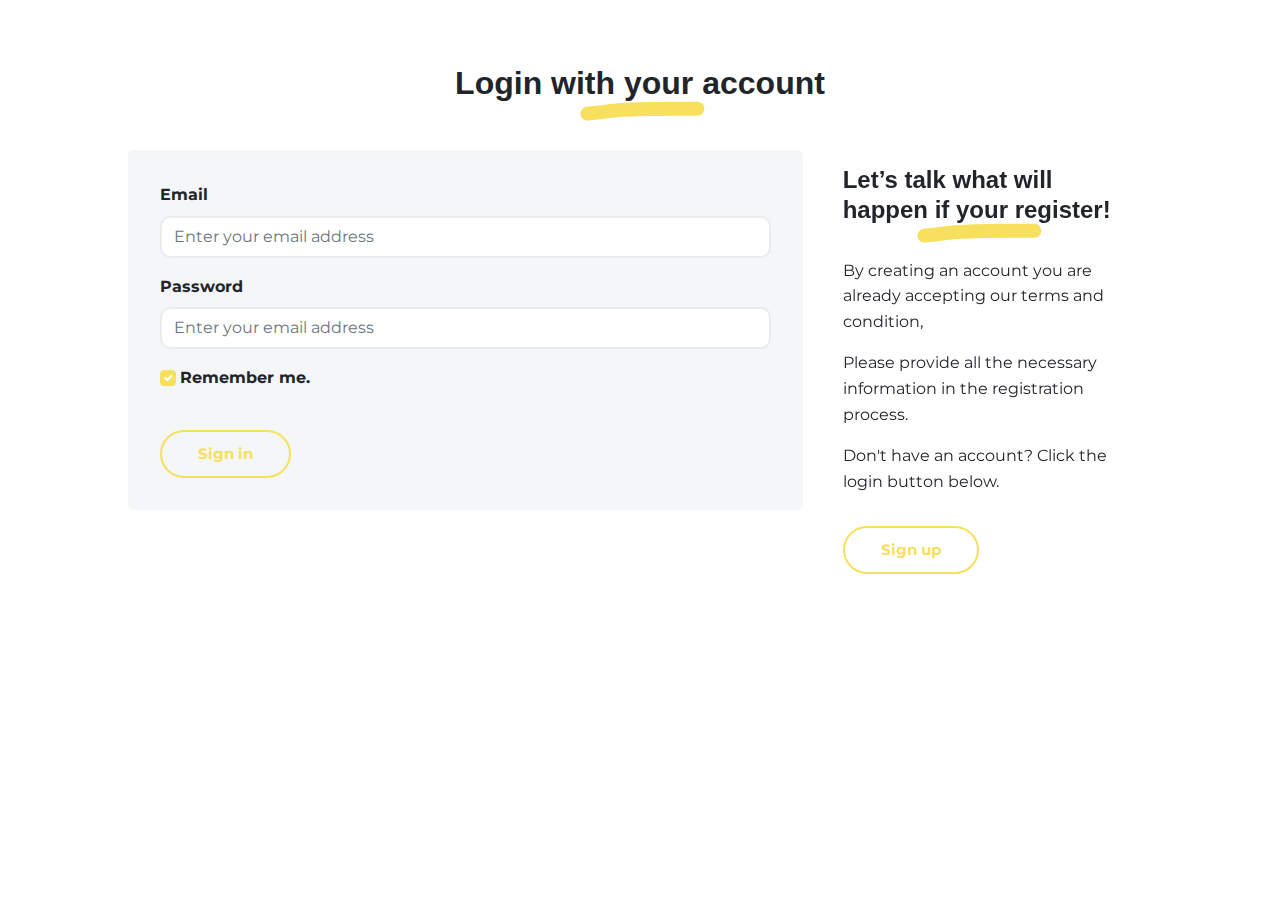
<file: login.html>
<!DOCTYPE html>
<html lang="en-US">

<head>
    <meta charset="UTF-8">
    <meta http-equiv="X-UA-Compatible" content="IE=edge">
    <meta name="viewport" content="width=device-width, initial-scale=1">
    <title>CodeVerse - Login</title>
    <link rel="preconnect" href="https://fonts.googleapis.com">
    <link rel="preconnect" href="https://fonts.gstatic.com" crossorigin>
    <link href="https://fonts.googleapis.com/css2?family=Montserrat:wght@400;500;800&display=swap" rel="stylesheet">
    <link rel="shortcut icon" href="favicon.ico" type="image/x-icon">
    <link href="./css/font-awesome/css/all.min.css?ver=1.2.0" rel="stylesheet">
    <link href="./css/bootstrap-icons/bootstrap-icons.css?ver=1.2.0" rel="stylesheet">
    <link href="./css/bootstrap.min.css?ver=1.2.0" rel="stylesheet">
    <link href="./css/aos.css?ver=1.2.0" rel="stylesheet">
    <link href="./css/main.css?ver=1.2.0" rel="stylesheet">
    <noscript>
      <style type="text/css">
        [data-aos] {
            opacity: 1 !important;
            transform: translate(0) scale(1) !important;
        }
      </style>
    </noscript>
</head>

<body id="top">
    <div class="page-content">
        <div id="content">
            <div class="section py-3 py-lg-5 px-2 px-lg-4" id="registration_page">
                <div class="container-narrow">
                    <div class="text-center mb-3">
                        <h2 class="marker marker-center">Login with your account</h2>
                    </div>
                    <div class="row">
                        <div class="col-md-8" data-aos="zoom-in" data-aos-delay="100">
                            <div class="bg-light my-2 p-3 pt-2" style="border-radius: 5px;">
                                <form action="" method="POST">
                                    <div class="form-group my-2">
                                        <label for="email" class="form-label fw-bolder">Email</label>
                                        <input class="form-control" placeholder="Enter your email address" type="email" id="email" name="_email" required>
                                    </div>
                                    <div class="form-group my-2">
                                        <label for="password" class="form-label fw-bolder">Password</label>
                                        <input class="form-control" placeholder="Enter your email address" type="password" id="password" name="_password" required>
                                    </div>

                              

                                    <div class="form-group my-2">
                                        <input type="checkbox" name="agree" id="agree" class="form-check-input" checked>
                                        <label for=" agree " class="form-label fw-bolder ml-2">Remember me.</label>
                                    </div>

                                    <button class="btn btn-outline-primary mt-2" type="submit ">Sign in</button>
                                </form>
                            </div>
                        </div>
                        <div class="col-md-4 " data-aos="fade-left " data-aos-delay="300 ">
                            <div class="mt-3 px-2">
                                <div class="h4 marker marker-center mb-3">Let’s talk what will happen if your register!</div>
                            </div>

                            <div class="mt-3 px-2">
                                <p>By creating an account you are already accepting our terms and condition,</p>
                                <p>Please provide all the necessary information in the registration process.</p>
                                <p>Don't have an account? Click the login button below.</p>

                                <a class=" btn btn-outline-primary mt-2 " href="register.html">Sign up</a>
                            </div>
                        </div>
                    </div>
                </div>
            </div>
        </div>
    </div>
    <script src="./scripts/imagesloaded.pkgd.min.js?ver=1.2.0 "></script>
    <script src="./scripts/masonry.pkgd.min.js?ver=1.2.0 "></script>
    <script src="./scripts/BigPicture.min.js?ver=1.2.0 "></script>
    <script src="./scripts/purecounter.min.js?ver=1.2.0 "></script>
    <script src="./scripts/bootstrap.bundle.min.js?ver=1.2.0 "></script>
    <script src="./scripts/aos.min.js?ver=1.2.0 "></script>
    <script src="./scripts/main.js?ver=1.2.0 "></script>
</body>

</html>
</file>
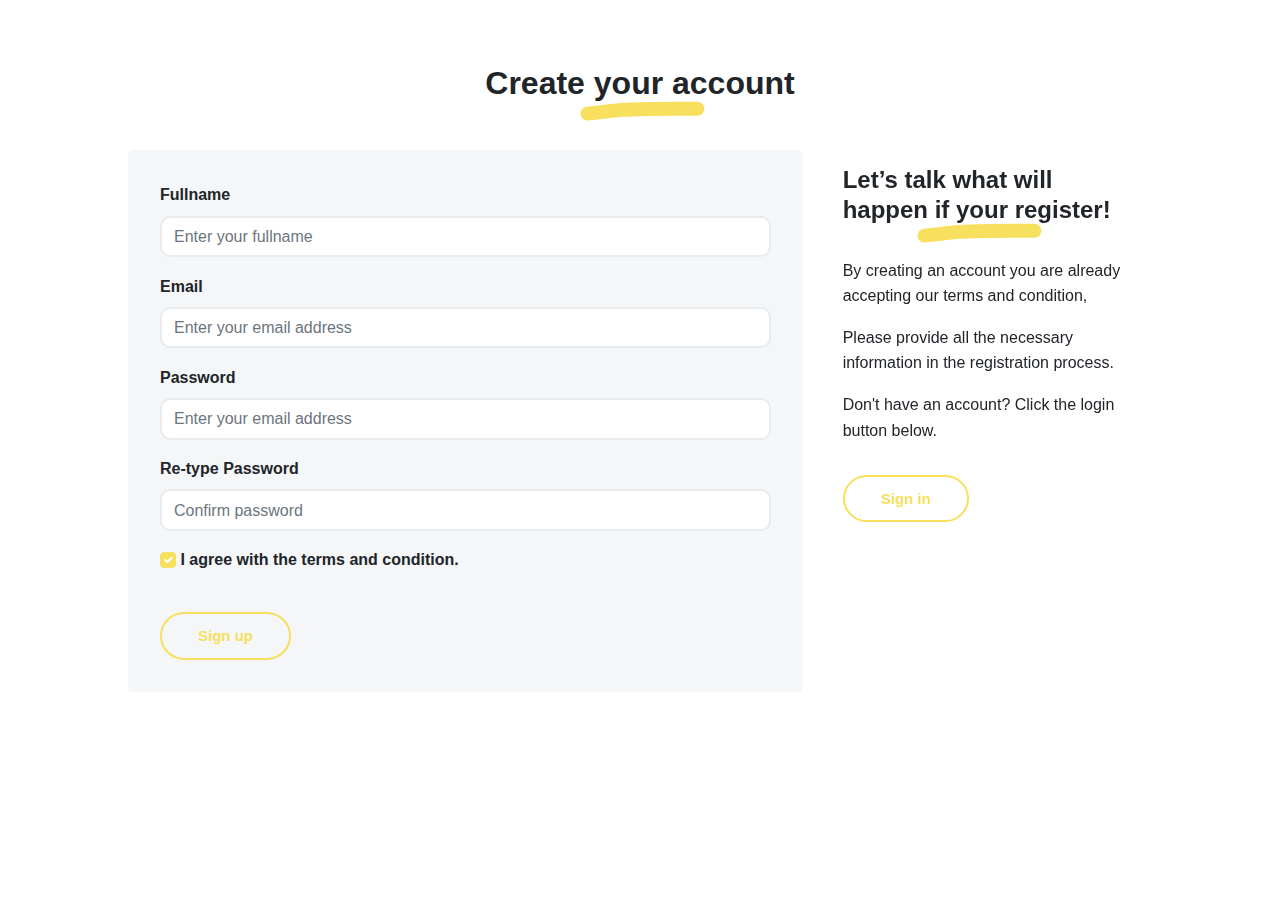
<file: register.html>
<!DOCTYPE html>
<html lang="en-US">

<head>
    <meta charset="UTF-8">
    <meta http-equiv="X-UA-Compatible" content="IE=edge">
    <meta name="viewport" content="width=device-width, initial-scale=1">
    <title>CodeVerse - Registration</title>
    <link rel="shortcut icon" href="favicon.ico" type="image/x-icon">
    <link href="./css/font-awesome/css/all.min.css?ver=1.2.0" rel="stylesheet">
    <link href="./css/bootstrap-icons/bootstrap-icons.css?ver=1.2.0" rel="stylesheet">
    <link href="./css/bootstrap.min.css?ver=1.2.0" rel="stylesheet">
    <link href="./css/aos.css?ver=1.2.0" rel="stylesheet">
    <link href="./css/main.css?ver=1.2.0" rel="stylesheet">
    <noscript>
      <style type="text/css">
        [data-aos] {
            opacity: 1 !important;
            transform: translate(0) scale(1) !important;
        }
      </style>
    </noscript>
</head>

<body id="top">
    <div class="page-content">
        <div id="content">
            <div class="section py-3 py-lg-5 px-2 px-lg-4" id="registration_page">
                <div class="container-narrow">
                    <div class="text-center mb-3">
                        <h2 class="marker marker-center">Create your account</h2>
                    </div>
                    <div class="row">
                        <div class="col-md-8" data-aos="zoom-in" data-aos-delay="100">
                            <div class="bg-light my-2 p-3 pt-2" style="border-radius: 5px;">
                                <form action="" method="POST">
                                    <div class="form-group my-2">
                                        <label for="name" class="form-label fw-bolder">Fullname</label>
                                        <input class="form-control" placeholder="Enter your fullname" type="text" id="name" name="_fullname" required>
                                    </div>
                                    <div class="form-group my-2">
                                        <label for="email" class="form-label fw-bolder">Email</label>
                                        <input class="form-control" placeholder="Enter your email address" type="email" id="email" name="_email" required>
                                    </div>
                                    <div class="form-group my-2">
                                        <label for="password" class="form-label fw-bolder">Password</label>
                                        <input class="form-control" placeholder="Enter your email address" type="password" id="password" name="_password" required>
                                    </div>

                                    <div class="form-group my-2">
                                        <label for="retypepassword" class="form-label fw-bolder">Re-type Password</label>
                                        <input class="form-control" placeholder="Confirm password" type="password" id="retypepassword" name="_retypepassword" required>
                                    </div>

                                    <div class="form-group my-2">
                                        <input type="checkbox" name="agree" id="agree" class="form-check-input" checked>
                                        <label for=" agree " class="form-label fw-bolder ml-2">I agree with the terms and condition.</label>
                                    </div>

                                    <button class="btn btn-outline-primary mt-2" type="submit ">Sign up</button>
                                </form>
                            </div>
                        </div>
                        <div class="col-md-4 " data-aos="fade-left " data-aos-delay="300 ">
                            <div class="mt-3 px-2">
                                <div class="h4 marker marker-center mb-3">Let’s talk what will happen if your register!</div>
                            </div>

                            <div class="mt-3 px-2">
                                <p>By creating an account you are already accepting our terms and condition,</p>
                                <p>Please provide all the necessary information in the registration process.</p>
                                <p>Don't have an account? Click the login button below.</p>

                                <a class=" btn btn-outline-primary mt-2 " href="login.html">Sign in</a>
                            </div>
                        </div>
                    </div>
                </div>
            </div>
        </div>
    </div>
    <script src="./scripts/imagesloaded.pkgd.min.js?ver=1.2.0 "></script>
    <script src="./scripts/masonry.pkgd.min.js?ver=1.2.0 "></script>
    <script src="./scripts/BigPicture.min.js?ver=1.2.0 "></script>
    <script src="./scripts/purecounter.min.js?ver=1.2.0 "></script>
    <script src="./scripts/bootstrap.bundle.min.js?ver=1.2.0 "></script>
    <script src="./scripts/aos.min.js?ver=1.2.0 "></script>
    <script src="./scripts/main.js?ver=1.2.0 "></script>
</body>

</html>
</file>
<file: css/main.css>
* {
    font-family: 'Montserrat', sans-serif;
}

html,
body {
    overflow-x: hidden;
}

html {
    scroll-behavior: smooth;
}

@media screen and (prefers-reduced-motion: reduce) {
    html {
        scroll-behavior: auto;
    }
}

.section {
    scroll-margin-top: 2rem;
}


/* Header */

.site-title {
    font-size: 1.5rem;
    font-weight: 800;
    line-height: 3rem;
    text-decoration: none;
}

@media (min-width: 48em) {
    .site-title {
        float: left;
    }
}

.nav-link {
    font-weight: 300;
    color: rgba(0, 0, 0, 0.8) !important;
}

.social-nav .nav-link {
    padding: 0 0.5rem;
    font-size: 1.1rem;
    line-height: 2.5rem;
}

.nav-link:hover,
.nav-link:focus,
.active .nav-link {
    color: rgba(0, 0, 0, 0.6) !important;
}


/* Hero (intro) section */

.intro-title {
    font-weight: 700;
}

@-webkit-keyframes animateWave {
    0% {
        transform: scale(1, 0);
    }
    100% {
        transform: scale(1, 1);
    }
}

@keyframes animateWave {
    0% {
        transform: scale(1, 0);
    }
    100% {
        transform: scale(1, 1);
    }
}

.wave-bg {
    display: block;
    height: 220px;
    width: 100%;
    min-width: 100%;
    transform-origin: top;
    -webkit-animation: animateWave 2000ms cubic-bezier(0.23, 1, 0.32, 1) forwards;
    animation: animateWave 2000ms cubic-bezier(0.23, 1, 0.32, 1) forwards;
    background-image: url("../images/wave-bg.svg");
    background-position: center;
    background-repeat: no-repeat;
}

img.avatar {
    border-radius: 30px;
}


/* Masonary grid for portfolio */

.grid:after {
    content: '';
    display: block;
    clear: both;
}


/* Grid Item */

.grid-sizer,
.grid-item {
    width: 100%;
}

.grid-item {
    padding-bottom: 12px;
}

@media (min-width: 48em) {
    .grid-sizer,
    .grid-item {
        width: 25%;
    }
    .grid-item {
        float: left;
        padding: 6px;
    }
}

.grid-item img {
    display: block;
    width: 100%;
    max-width: 100%;
}


/* Portfolio */

.portolio-section .container {
    padding: 0;
}

.portfolio-item {
    position: relative;
    overflow: hidden;
    text-align: center;
    margin: 0;
}

.portfolio-item figcaption {
    position: absolute;
    top: auto;
    bottom: 0;
    left: 0;
    width: 100%;
    padding: 12px;
    background: rgba(255, 255, 255, 0.75);
    transition: transform 0.35s;
    transform: translate3d(0, 100%, 0);
}

.portfolio-item figcaption h4 {
    color: #222;
    font-size: 16px;
    text-transform: uppercase;
    font-weight: 300;
    margin-bottom: 3px;
}

.portfolio-item figcaption p {
    color: #444;
    font-size: 14px;
    font-weight: 300;
    margin-bottom: 0;
}

.portfolio-item:hover figcaption {
    transform: translate3d(0, 0, 0);
}


/* Portolio Caption */

#bp_container .bp-xc {
    background: #F6E05E !important;
}

#bp_caption a {
    text-decoration: none;
}


/* Footer section */

footer a:not(.nav-link) {
    color: inherit;
    font-weight: 300;
    text-decoration: none;
    cursor: pointer;
}


/* Scroll Top */

#scrolltop {
    display: block;
    visibility: hidden;
    opacity: 0;
    transition: visibility 0s, opacity 0.5s ease-in;
    position: fixed;
    bottom: 20px;
    right: 20px;
}

#scrolltop .btn {
    padding: 3px 11px;
    border-radius: 50%;
}


/* Additional utility styles */

.container-narrow {
    max-width: 1024px;
    margin: 0 auto;
}

.text-small {
    font-size: 0.875rem;
}

.text-uppercase {
    letter-spacing: 0.05em;
}

.hover-effect {
    transition: transform .18s ease-in-out;
}

.hover-effect:hover {
    transform: translateY(-2px);
}

.marker {
    position: relative;
    display: inline;
    width: auto;
}

.marker-center {
    padding-right: 0;
}

.marker:after {
    content: "";
    width: 125px;
    height: 30px;
    position: absolute;
    bottom: -25px;
    right: -30px;
    background-image: url("../images/marker.svg");
    background-repeat: no-repeat;
}

.marker-center:after {
    bottom: -30px;
    left: 50%;
    margin-left: -60px;
}

@media (max-width: 575.98px) {
    .marker {
        padding-right: 0;
    }
    .marker:after {
        bottom: -30px;
        left: 50%;
        margin-left: -60px;
    }
}

.entry-title a {
    text-decoration: none;
}
</file>
